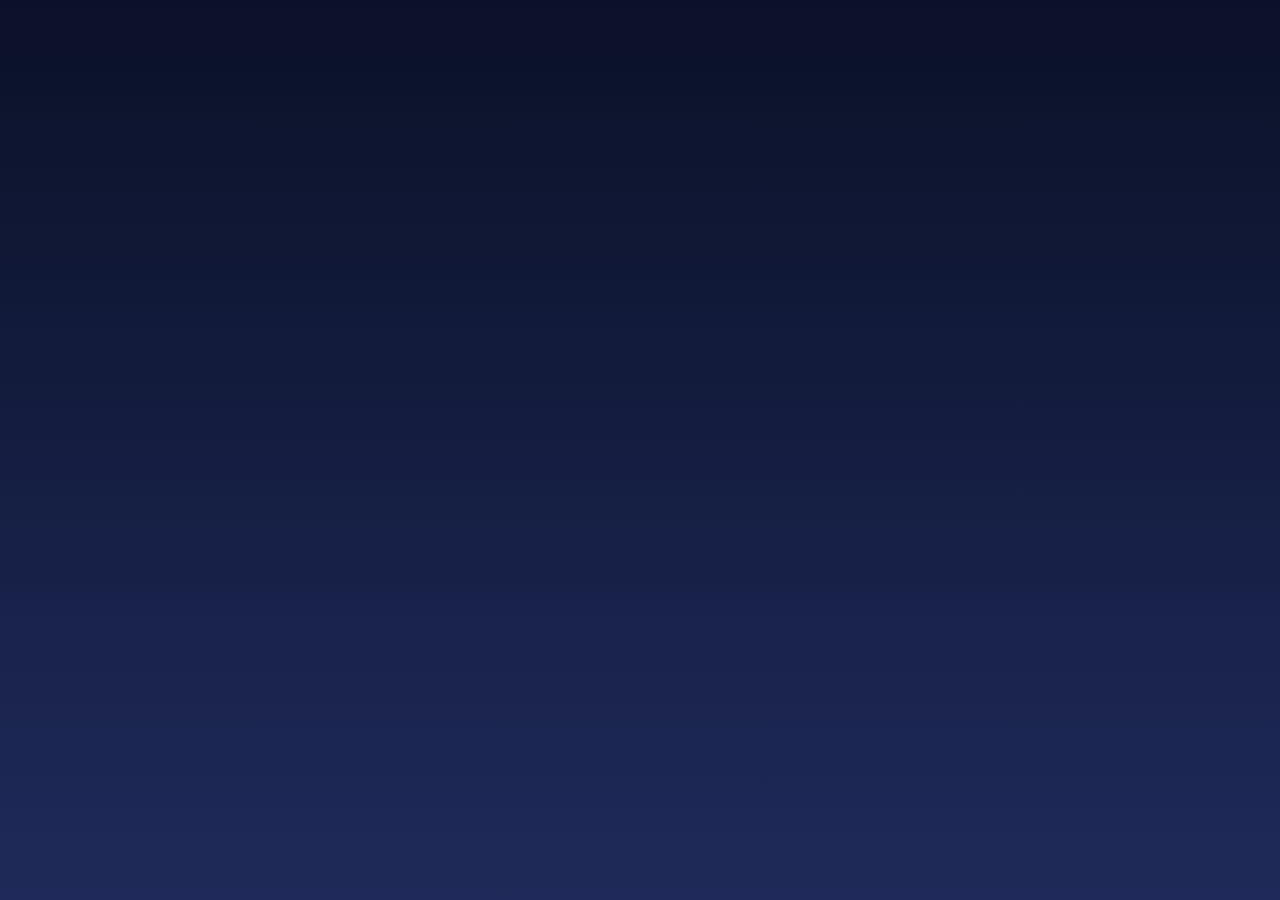
<file: index.html>
<!DOCTYPE html>
<html lang="ko">
<head>
    <meta charset="UTF-8">
    <meta name="viewport" content="width=device-width, initial-scale=1.0">
    <meta name="description" content="별과 땅의 이야기 - 천상열차분야지도와 한국의 전설을 연결하는 인터랙티브 체험">
    <title>별과 땅의 이야기 (Stories of Stars and the Land)</title>
    <link rel="stylesheet" href="styles.css">
    <link rel="stylesheet" href="styles_map.css">
</head>
<body>
    <!-- Entry Transition Overlay -->
    <div id="entry-transition" class="transition-overlay">
        <div class="transition-text">이제, 하늘의 이야기가 땅으로 내려옵니다.</div>
    </div>

    <!-- Main Container -->
    <main role="main" aria-label="별과 땅의 이야기 - 인터랙티브 지도">

        <!-- Title Section -->
        <header class="title-zone">
            <h1 class="main-title">별과 땅의 이야기</h1>
            <p class="subtitle">하늘의 별이 땅의 이야기로 이어진다</p>
        </header>

        <!-- Layout Container -->
        <div class="layout-container">
            <!-- Left: Map Section -->
            <section class="map-section" role="region" aria-label="한반도 지도">

            <!-- Background Stars -->
            <div class="background-stars" aria-hidden="true"></div>

            <!-- Korean Map Container (SVG will be loaded here) -->
            <div id="mapContainer" class="map-container korea-map-container" role="application" aria-label="대한민국 지역 지도">
                <div class="loading">지도를 불러오는 중...</div>
            </div>

            <!-- Constellation Overlay -->
            <svg class="constellation-overlay" viewBox="0 0 1000 1200" aria-hidden="true">
                <defs>
                    <!-- Star glow effect -->
                    <filter id="starGlow">
                        <feGaussianBlur stdDeviation="2" result="coloredBlur"/>
                        <feMerge>
                            <feMergeNode in="coloredBlur"/>
                            <feMergeNode in="SourceGraphic"/>
                        </feMerge>
                    </filter>

                    <!-- Animated star sparkle -->
                    <radialGradient id="starSparkle">
                        <stop offset="0%" style="stop-color:white;stop-opacity:1" />
                        <stop offset="100%" style="stop-color:white;stop-opacity:0" />
                    </radialGradient>
                </defs>
                <!-- Constellations will be dynamically drawn -->
            </svg>

            <!-- Light Beams Container -->
            <div class="light-beams-container" aria-hidden="true"></div>
            </section>

            <!-- Right: Story Panel -->
            <aside id="story-panel" class="story-panel" role="complementary" aria-labelledby="story-title" style="display: none;">
                <button class="panel-close" aria-label="이야기 닫기">✕</button>

                <div class="constellation-animation-container">
                    <!-- Constellation SVG in panel -->
                    <svg class="constellation-svg" viewBox="0 0 300 200" aria-hidden="true">
                        <defs>
                            <filter id="panelStarGlow">
                                <feGaussianBlur stdDeviation="3" result="coloredBlur"/>
                                <feMerge>
                                    <feMergeNode in="coloredBlur"/>
                                    <feMergeNode in="SourceGraphic"/>
                                </feMerge>
                            </filter>
                        </defs>
                        <!-- Constellation will be drawn here -->
                    </svg>
                </div>

                <div class="story-content">
                    <div class="region-symbol" aria-hidden="true"></div>
                    <h2 id="story-title" class="story-title"></h2>
                    <h3 class="story-subtitle"></h3>

                    <div class="story-text"></div>
                </div>

                <!-- Audio Controls (TTS) -->
                <div class="audio-player">
                    <button class="audio-control" aria-label="음성 해설 재생/일시정지" aria-pressed="false">
                        <span class="audio-icon">🔊</span>
                        <span class="audio-label">음성으로 듣기</span>
                    </button>
                    <div class="audio-progress">
                        <div class="audio-progress-bar"></div>
                    </div>
                </div>

                <button class="next-story-btn">다른 하늘 이야기 보기 ▶</button>
            </aside>
        </div>

        <!-- Progress Zone (Hidden) -->
        <aside class="progress-zone" role="status" aria-live="polite" style="display: none;">
            <div class="progress-orbs">
                <!-- Progress orbs will be dynamically generated -->
            </div>
            <p class="progress-text">지도에서 지역을 선택하세요</p>
        </aside>

        <!-- Story Modal (Deprecated - using side panel now) -->
        <div id="story-modal" class="story-modal" role="dialog" aria-modal="true" aria-labelledby="modal-story-title" style="display: none !important;">
            <div class="modal-overlay"></div>
            <div class="modal-content">
                <button class="modal-close" aria-label="이야기 닫기">✕</button>

                <div class="constellation-animation-container">
                    <!-- Constellation SVG in modal -->
                    <svg class="constellation-svg" viewBox="0 0 300 200" aria-hidden="true">
                        <defs>
                            <filter id="modalStarGlow">
                                <feGaussianBlur stdDeviation="3" result="coloredBlur"/>
                                <feMerge>
                                    <feMergeNode in="coloredBlur"/>
                                    <feMergeNode in="SourceGraphic"/>
                                </feMerge>
                            </filter>
                        </defs>
                        <!-- Constellation will be drawn here -->
                    </svg>
                </div>

                <div class="story-content">
                    <div class="region-symbol" aria-hidden="true"></div>
                    <h2 id="story-title" class="story-title"></h2>
                    <h3 class="story-subtitle"></h3>

                    <div class="story-text"></div>

                    <div class="audio-player">
                        <button class="audio-control" aria-label="음성 해설 재생/일시정지" aria-pressed="false">
                            <span class="audio-icon">🔊</span>
                            <span class="audio-label">음성 해설 듣기</span>
                        </button>
                        <div class="audio-progress">
                            <div class="audio-progress-bar"></div>
                        </div>
                        <div class="audio-time">0:00</div>
                    </div>

                    <button class="next-story-btn">다른 하늘 이야기 보기 ▶</button>
                </div>
            </div>
        </div>

        <!-- Completion Overlay -->
        <div id="completion-overlay" class="completion-overlay" style="display: none;">
            <div class="completion-sky" aria-hidden="true"></div>
            <div class="completion-content">
                <h2 class="completion-title">모든 별은, 우리 땅의 이야기였습니다.</h2>
                <p class="completion-subtitle">우리의 하늘과 땅, 그 별빛은 아직도 이어지고 있습니다.</p>
                <button class="return-btn">처음으로 돌아가기 ▶</button>
            </div>
        </div>

    </main>

    <!-- Tooltip -->
    <div id="tooltip" class="tooltip" role="tooltip" aria-hidden="true"></div>

    <!-- Audio Elements (hidden) -->
    <!--
    <audio id="ambient-wind" loop preload="auto">
        <source src="assets/audio/ambient/night_wind_loop.mp3" type="audio/mpeg">
    </audio>
    <audio id="hover-sound" preload="auto">
        <source src="assets/audio/interaction/hover_shimmer.mp3" type="audio/mpeg">
    </audio>
    <audio id="click-sound" preload="auto">
        <source src="assets/audio/interaction/click_ting.mp3" type="audio/mpeg">
    </audio>
    <audio id="narration-audio" preload="none">
        <source will be set dynamically>
    </audio>
    <audio id="completion-music" preload="auto">
        <source src="assets/audio/completion/orchestral_swell.mp3" type="audio/mpeg">
    </audio>
    -->

    <!-- Scripts -->
    <script src="script.js"></script>
</body>
</html>
</file>
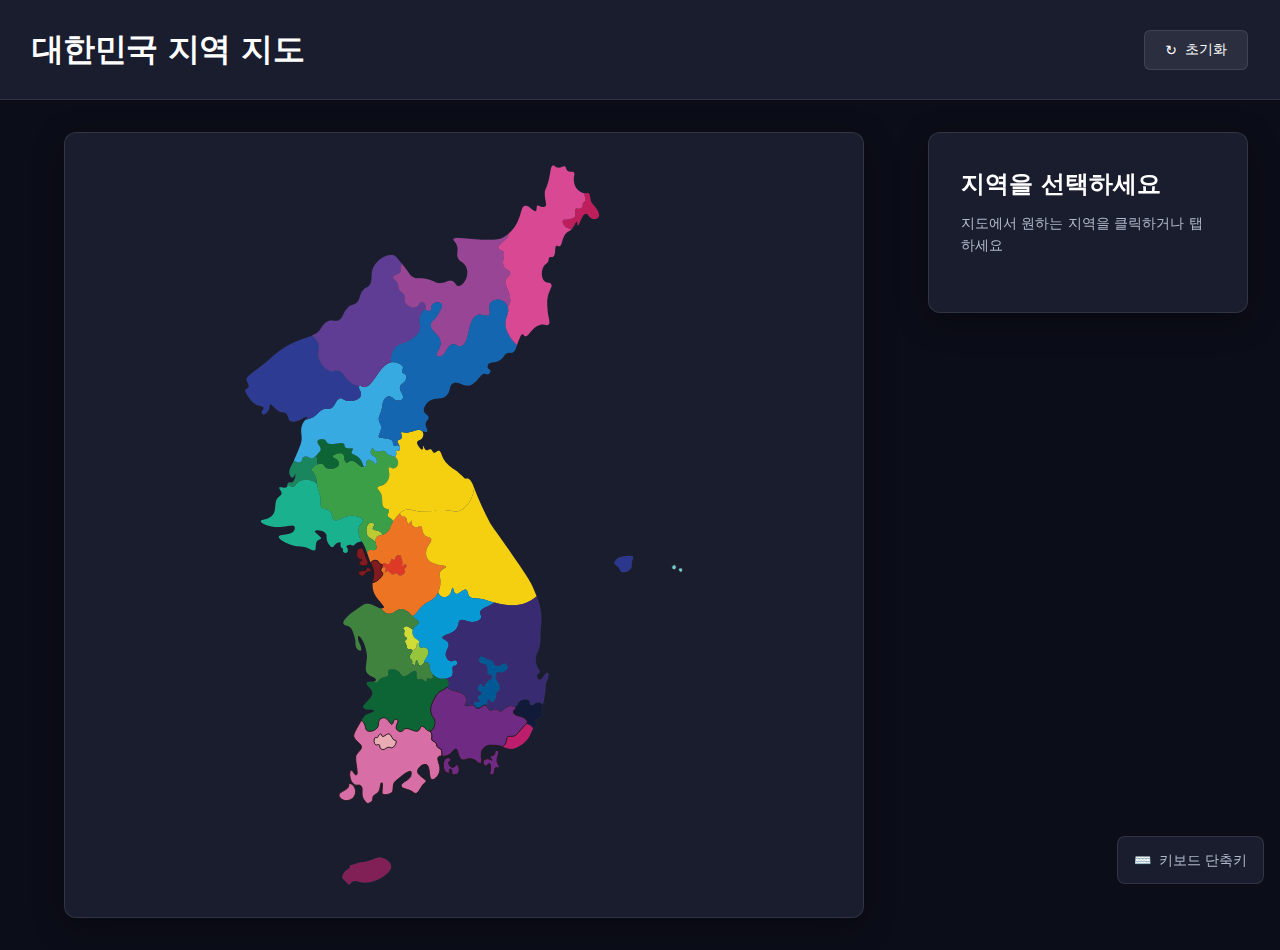
<file: index_map.html>
<!DOCTYPE html>
<html lang="ko">
<head>
    <meta charset="UTF-8">
    <meta name="viewport" content="width=device-width, initial-scale=1.0">
    <meta name="description" content="Interactive map of Korea with region selection">
    <title>Interactive Korea Map</title>
    <link rel="stylesheet" href="styles_map.css">
</head>
<body>
    <!-- Header -->
    <header class="header">
        <h1 class="title">대한민국 지역 지도</h1>
        <button id="resetBtn" class="reset-btn" aria-label="선택 초기화">
            <span aria-hidden="true">↻</span> 초기화
        </button>
    </header>

    <!-- Main Container -->
    <main class="main-container">
        <!-- SVG Map Container -->
        <div id="mapContainer" class="map-container" role="application" aria-label="대한민국 지역 지도">
            <div class="loading">지도를 불러오는 중...</div>
        </div>

        <!-- Info Panel -->
        <aside id="infoPanel" class="info-panel" role="region" aria-live="polite" aria-label="선택된 지역 정보">
            <div class="info-content">
                <h2 class="info-title">지역을 선택하세요</h2>
                <p class="info-description">지도에서 원하는 지역을 클릭하거나 탭하세요</p>
                <div class="info-details" style="display: none;">
                    <dl>
                        <dt>지역명:</dt>
                        <dd id="regionLabel">-</dd>
                        <dt>별자리:</dt>
                        <dd id="constellationLabel">-</dd>
                    </dl>
                </div>
            </div>
        </aside>
    </main>

    <!-- Tooltip -->
    <div id="tooltip" class="tooltip" role="tooltip" aria-hidden="true"></div>

    <!-- Keyboard Help (optional) -->
    <div class="keyboard-help" role="complementary">
        <details>
            <summary>키보드 단축키</summary>
            <ul>
                <li><kbd>Tab</kbd> - 지역 이동</li>
                <li><kbd>Enter</kbd> / <kbd>Space</kbd> - 지역 선택</li>
                <li><kbd>Esc</kbd> - 선택 해제</li>
            </ul>
        </details>
    </div>

    <script src="app_map.js"></script>
</body>
</html>
</file>
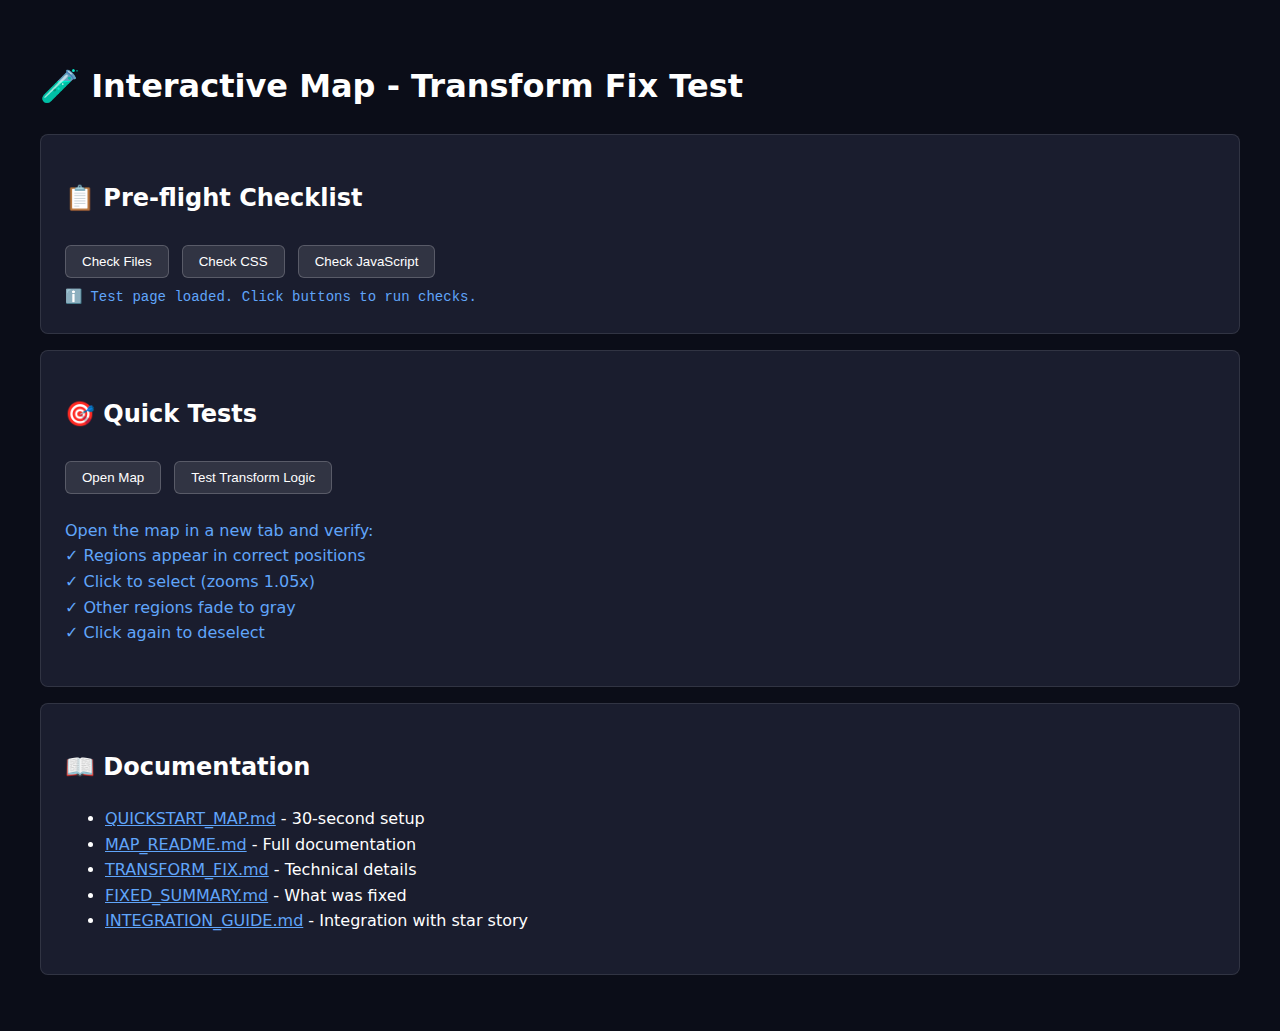
<file: test_map.html>
<!DOCTYPE html>
<html lang="ko">
<head>
    <meta charset="UTF-8">
    <meta name="viewport" content="width=device-width, initial-scale=1.0">
    <title>Map Test - Transform Fix Verification</title>
    <style>
        body {
            font-family: system-ui, -apple-system, sans-serif;
            padding: 2rem;
            background: #0b0d18;
            color: white;
            line-height: 1.6;
        }
        .test-section {
            background: #1a1d2e;
            padding: 1.5rem;
            margin: 1rem 0;
            border-radius: 8px;
            border: 1px solid rgba(255,255,255,0.1);
        }
        .pass { color: #4ade80; }
        .fail { color: #ef4444; }
        .info { color: #60a5fa; }
        button {
            padding: 0.5rem 1rem;
            background: rgba(255,255,255,0.1);
            border: 1px solid rgba(255,255,255,0.2);
            color: white;
            border-radius: 6px;
            cursor: pointer;
            margin: 0.5rem 0.5rem 0.5rem 0;
        }
        button:hover {
            background: rgba(255,255,255,0.15);
        }
        code {
            background: rgba(0,0,0,0.3);
            padding: 0.25rem 0.5rem;
            border-radius: 4px;
            font-family: 'Courier New', monospace;
        }
        #results {
            white-space: pre-wrap;
            font-family: monospace;
            font-size: 0.875rem;
        }
    </style>
</head>
<body>
    <h1>🧪 Interactive Map - Transform Fix Test</h1>

    <div class="test-section">
        <h2>📋 Pre-flight Checklist</h2>
        <button onclick="checkFiles()">Check Files</button>
        <button onclick="checkCSS()">Check CSS</button>
        <button onclick="checkJS()">Check JavaScript</button>
        <div id="results"></div>
    </div>

    <div class="test-section">
        <h2>🎯 Quick Tests</h2>
        <button onclick="window.open('index_map.html', '_blank')">Open Map</button>
        <button onclick="testTransform()">Test Transform Logic</button>
        <p class="info">
            Open the map in a new tab and verify:
            <br>✓ Regions appear in correct positions
            <br>✓ Click to select (zooms 1.05x)
            <br>✓ Other regions fade to gray
            <br>✓ Click again to deselect
        </p>
    </div>

    <div class="test-section">
        <h2>📖 Documentation</h2>
        <ul>
            <li><a href="QUICKSTART_MAP.md" style="color: #60a5fa">QUICKSTART_MAP.md</a> - 30-second setup</li>
            <li><a href="MAP_README.md" style="color: #60a5fa">MAP_README.md</a> - Full documentation</li>
            <li><a href="TRANSFORM_FIX.md" style="color: #60a5fa">TRANSFORM_FIX.md</a> - Technical details</li>
            <li><a href="FIXED_SUMMARY.md" style="color: #60a5fa">FIXED_SUMMARY.md</a> - What was fixed</li>
            <li><a href="INTEGRATION_GUIDE.md" style="color: #60a5fa">INTEGRATION_GUIDE.md</a> - Integration with star story</li>
        </ul>
    </div>

    <script>
        function log(message, type = 'info') {
            const results = document.getElementById('results');
            const icon = type === 'pass' ? '✅' : type === 'fail' ? '❌' : 'ℹ️';
            results.innerHTML += `<span class="${type}">${icon} ${message}</span>\n`;
        }

        function clearLog() {
            document.getElementById('results').innerHTML = '';
        }

        async function checkFiles() {
            clearLog();
            log('Checking files...', 'info');

            const files = [
                'index_map.html',
                'styles_map.css',
                'app_map.js',
                'assets/KoreaMap.svg'
            ];

            for (const file of files) {
                try {
                    const response = await fetch(file, { method: 'HEAD' });
                    if (response.ok) {
                        log(`${file} exists`, 'pass');
                    } else {
                        log(`${file} missing (${response.status})`, 'fail');
                    }
                } catch (error) {
                    log(`${file} error: ${error.message}`, 'fail');
                }
            }
        }

        async function checkCSS() {
            clearLog();
            log('Checking CSS...', 'info');

            try {
                const response = await fetch('styles_map.css');
                const css = await response.text();

                // Check for forbidden CSS transform
                if (css.includes('.region') && css.includes('transform:') &&
                    !css.includes('NO CSS transform') && !css.includes('NO transform')) {
                    log('WARNING: CSS transform found in .region', 'fail');
                    log('This will cause conflicts with SVG transform!', 'fail');
                } else {
                    log('CSS is clean (no transform conflicts)', 'pass');
                }

                // Check for transition
                if (css.includes('transition:') && css.includes('opacity')) {
                    log('Transitions configured correctly', 'pass');
                } else {
                    log('Transitions might be missing', 'info');
                }

                // Check for .active and .fade classes
                if (css.includes('.region.active')) {
                    log('.region.active class found', 'pass');
                } else {
                    log('.region.active class missing', 'fail');
                }

                if (css.includes('.region.fade')) {
                    log('.region.fade class found', 'pass');
                } else {
                    log('.region.fade class missing', 'fail');
                }

            } catch (error) {
                log(`Error reading CSS: ${error.message}`, 'fail');
            }
        }

        async function checkJS() {
            clearLog();
            log('Checking JavaScript...', 'info');

            try {
                const response = await fetch('app_map.js');
                const js = await response.text();

                // Check for originalTransforms
                if (js.includes('originalTransforms')) {
                    log('originalTransforms map found', 'pass');
                } else {
                    log('originalTransforms map missing', 'fail');
                }

                // Check for applyScaleTransform
                if (js.includes('applyScaleTransform')) {
                    log('applyScaleTransform function found', 'pass');
                } else {
                    log('applyScaleTransform function missing', 'fail');
                }

                // Check for restoreOriginalTransform
                if (js.includes('restoreOriginalTransform')) {
                    log('restoreOriginalTransform function found', 'pass');
                } else {
                    log('restoreOriginalTransform function missing', 'fail');
                }

                // Check for getBBox
                if (js.includes('getBBox')) {
                    log('getBBox() usage found (correct)', 'pass');
                } else {
                    log('getBBox() not found (might be issue)', 'info');
                }

                // Check for setAttribute('transform')
                if (js.includes("setAttribute('transform'")) {
                    log("setAttribute('transform') found (correct)", 'pass');
                } else {
                    log("setAttribute('transform') missing", 'fail');
                }

            } catch (error) {
                log(`Error reading JS: ${error.message}`, 'fail');
            }
        }

        function testTransform() {
            clearLog();
            log('Transform Logic Test', 'info');
            log('', 'info');

            // Simulate transform operations
            const originalTransform = 'translate(100,200) rotate(15)';
            const scale = 1.05;

            // Simulate bbox
            const bbox = { x: 100, y: 150, width: 200, height: 300 };
            const cx = bbox.x + bbox.width / 2;  // 200
            const cy = bbox.y + bbox.height / 2; // 300

            const scaleTransform = ` translate(${cx},${cy}) scale(${scale}) translate(${-cx},${-cy})`;
            const finalTransform = originalTransform + scaleTransform;

            log('Original transform:', 'info');
            log(`  ${originalTransform}`, 'info');
            log('', 'info');
            log('Calculated center:', 'info');
            log(`  cx: ${cx}, cy: ${cy}`, 'info');
            log('', 'info');
            log('Scale transform:', 'info');
            log(`  ${scaleTransform.trim()}`, 'info');
            log('', 'info');
            log('Final transform (active):', 'pass');
            log(`  ${finalTransform}`, 'pass');
            log('', 'info');
            log('On deselect, restore to:', 'pass');
            log(`  ${originalTransform}`, 'pass');
        }

        // Run initial checks
        window.addEventListener('DOMContentLoaded', () => {
            log('Test page loaded. Click buttons to run checks.', 'info');
        });
    </script>
</body>
</html>
</file>
<file: styles.css>
/* ===================================
   별과 땅의 이야기 - Enhanced Stylesheet
   이미지 에셋 지원 버전
   =================================== */

/* === CSS Variables === */
:root {
    /* Colors */
    --bg-top: #0A1128;
    --bg-bottom: #1F2A5A;
    --map-outline: #00D4FF;
    --hotspot-inactive: #FFE66D;
    --hotspot-active: #FFFFFF;
    --light-beam: #A0E7FF;
    --text-primary: #FFFFFF;
    --text-secondary: #B8C5D6;

    /* Timing */
    --transition-fast: 200ms;
    --transition-medium: 400ms;
    --transition-slow: 800ms;

    /* Spacing */
    --spacing-sm: 8px;
    --spacing-md: 16px;
    --spacing-lg: 32px;
    --spacing-xl: 48px;
}

/* === Reset & Base === */
* {
    margin: 0;
    padding: 0;
    box-sizing: border-box;
}

body {
    font-family: 'Noto Sans KR', 'Apple SD Gothic Neo', sans-serif;
    background: linear-gradient(180deg, var(--bg-top) 0%, var(--bg-bottom) 100%);
    color: var(--text-primary);
    overflow-x: hidden;
    min-height: 100vh;
    position: relative;
}

/* === Screen Reader Only === */
.sr-only {
    position: absolute;
    width: 1px;
    height: 1px;
    padding: 0;
    margin: -1px;
    overflow: hidden;
    clip: rect(0, 0, 0, 0);
    white-space: nowrap;
    border-width: 0;
}

/* === Entry Transition === */
.transition-overlay {
    position: fixed;
    top: 0;
    left: 0;
    width: 100%;
    height: 100%;
    background: linear-gradient(180deg, #0A1128 0%, #1F2A5A 100%);
    display: flex;
    align-items: center;
    justify-content: center;
    z-index: 9999;
    animation: fadeOutTransition 2.2s ease-in-out forwards;
    pointer-events: none;
}

.transition-text {
    font-size: 1.8rem;
    font-weight: 300;
    letter-spacing: 0.1em;
    opacity: 0;
    animation: textFadeInOut 2.2s ease-in-out;
}

@keyframes fadeOutTransition {
    0% { opacity: 1; }
    70% { opacity: 1; }
    100% { opacity: 0; visibility: hidden; }
}

@keyframes textFadeInOut {
    0% { opacity: 0; transform: translateY(20px); }
    20% { opacity: 1; transform: translateY(0); }
    80% { opacity: 1; transform: translateY(0); }
    100% { opacity: 0; transform: translateY(-20px); }
}

/* === Main Layout === */
main {
    position: relative;
    width: 100%;
    min-height: 100vh;
    display: flex;
    flex-direction: column;
}

/* === Title Zone === */
.title-zone {
    height: 10vh;
    min-height: 80px;
    display: flex;
    flex-direction: column;
    align-items: center;
    justify-content: center;
    padding: var(--spacing-md);
    opacity: 0;
    animation: slideDown 800ms ease-out 1.8s forwards;
}

.main-title {
    font-size: 2.5rem;
    font-weight: 700;
    letter-spacing: 0.05em;
    margin-bottom: var(--spacing-sm);
    text-shadow: 0 0 20px rgba(255, 255, 255, 0.3);
}

.subtitle {
    font-size: 1.1rem;
    font-weight: 300;
    letter-spacing: 0.08em;
    color: var(--text-secondary);
    opacity: 0.8;
}

@keyframes slideDown {
    from {
        opacity: 0;
        transform: translateY(-30px);
    }
    to {
        opacity: 1;
        transform: translateY(0);
    }
}

/* === Main Canvas === */
.main-canvas,
.map-section {
    position: relative;
    flex: 1;
    min-height: 75vh;
    display: flex;
    align-items: center;
    justify-content: center;
    overflow: hidden;
}

/* === Background Stars === */
.background-stars {
    position: absolute;
    top: 0;
    left: 0;
    width: 100%;
    height: 100%;
    pointer-events: none;
    z-index: 1;
}

.background-stars::before,
.background-stars::after {
    content: '';
    position: absolute;
    width: 2px;
    height: 2px;
    background: white;
    border-radius: 50%;
    box-shadow:
        100px 150px 0 0 rgba(255, 255, 255, 0.8),
        250px 280px 0 0 rgba(255, 255, 255, 0.6),
        400px 100px 0 0 rgba(255, 255, 255, 0.7),
        550px 320px 0 0 rgba(255, 255, 255, 0.5),
        150px 450px 0 0 rgba(255, 255, 255, 0.9),
        680px 220px 0 0 rgba(255, 255, 255, 0.6),
        300px 560px 0 0 rgba(255, 255, 255, 0.7),
        480px 380px 0 0 rgba(255, 255, 255, 0.5),
        620px 480px 0 0 rgba(255, 255, 255, 0.8),
        200px 620px 0 0 rgba(255, 255, 255, 0.6),
        750px 150px 0 0 rgba(255, 255, 255, 0.7),
        350px 240px 0 0 rgba(255, 255, 255, 0.5),
        520px 580px 0 0 rgba(255, 255, 255, 0.8),
        180px 340px 0 0 rgba(255, 255, 255, 0.6),
        720px 420px 0 0 rgba(255, 255, 255, 0.7);
    animation: twinkle 4s infinite;
}

.background-stars::after {
    animation-delay: 2s;
}

@keyframes twinkle {
    0%, 100% { opacity: 0.3; }
    50% { opacity: 1; }
}

/* === ENHANCED Korea Map === */
.korea-map-container,
.map-container {
    position: relative;
    width: 100%;
    max-width: 700px;
    height: auto;
    margin: 0 auto;
    z-index: 2;
    opacity: 0;
    animation: mapFadeIn 1s ease-out 0.8s forwards;
    display: flex;
    align-items: center;
    justify-content: center;
}

/* Image-based map */
.korea-map-image {
    width: 100%;
    height: 100%;
    object-fit: contain;
    filter: drop-shadow(0 0 20px rgba(0, 212, 255, 0.5))
            brightness(1.1)
            contrast(1.2);
    opacity: 0.8;
}

/* SVG-based map with enhanced effects */
.korea-map-svg {
    width: 100%;
    height: auto;
    max-height: 70vh;
    display: block;
}

.map-outline-detailed {
    animation: mapPulse 3s ease-in-out infinite;
}

@keyframes mapPulse {
    0%, 100% {
        opacity: 0.8;
        filter: drop-shadow(0 0 10px rgba(0, 212, 255, 0.4));
    }
    50% {
        opacity: 1;
        filter: drop-shadow(0 0 20px rgba(0, 212, 255, 0.6));
    }
}

.map-decoration-stars circle {
    animation: decorationTwinkle 3s infinite;
}

@keyframes decorationTwinkle {
    0%, 100% { opacity: 0.3; }
    50% { opacity: 1; }
}

@keyframes mapFadeIn {
    from {
        opacity: 0;
        transform: scale(0.95);
    }
    to {
        opacity: 1;
        transform: scale(1);
    }
}

/* === Hotspots - ENHANCED === */
.hotspots-container {
    position: absolute;
    left: 50%;
    top: 50%;
    transform: translate(-50%, -50%);
    width: 600px;
    height: 800px;
    z-index: 3;
}

.hotspot {
    position: absolute;
    width: 50px;
    height: 50px;
    transform: translate(-50%, -50%);
    cursor: pointer;
    transition: transform var(--transition-medium) ease-out;
    opacity: 0;
    animation: hotspotAppear 500ms ease-out forwards;
}

.hotspot:focus {
    outline: 3px solid var(--hotspot-active);
    outline-offset: 4px;
}

.hotspot-glow {
    width: 100%;
    height: 100%;
    border-radius: 50%;
    background: radial-gradient(circle, var(--hotspot-inactive) 0%, transparent 70%);
    animation: hotspotPulse 800ms ease-in-out infinite;
    /* Enhanced glow effect */
    filter: blur(10px);
}

.hotspot.visited .hotspot-glow {
    background: radial-gradient(circle, var(--hotspot-active) 0%, var(--hotspot-active) 20%, transparent 70%);
    animation: visitedGlow 2s ease-in-out infinite;
}

@keyframes visitedGlow {
    0%, 100% {
        filter: blur(8px);
        opacity: 0.8;
    }
    50% {
        filter: blur(12px);
        opacity: 1;
    }
}

.hotspot-star {
    position: absolute;
    top: 50%;
    left: 50%;
    transform: translate(-50%, -50%);
    font-size: 28px;
    filter: drop-shadow(0 0 8px rgba(255, 230, 109, 0.8));
    animation: starRotate 4s linear infinite;
}

@keyframes starRotate {
    from {
        transform: translate(-50%, -50%) rotate(0deg);
    }
    to {
        transform: translate(-50%, -50%) rotate(360deg);
    }
}

.hotspot-label {
    position: absolute;
    top: -35px;
    left: 50%;
    transform: translateX(-50%);
    white-space: nowrap;
    font-size: 0.95rem;
    font-weight: 600;
    background: linear-gradient(135deg, rgba(0, 0, 0, 0.8), rgba(31, 42, 90, 0.8));
    padding: 6px 14px;
    border-radius: 14px;
    border: 1px solid rgba(0, 212, 255, 0.3);
    opacity: 0;
    pointer-events: none;
    transition: opacity var(--transition-fast);
    box-shadow: 0 4px 12px rgba(0, 0, 0, 0.3);
}

.hotspot:hover {
    transform: translate(-50%, -50%) scale(1.4);
}

.hotspot:hover .hotspot-label {
    opacity: 1;
}

.hotspot:hover .hotspot-star {
    animation: starRotate 2s linear infinite, starBounce 0.6s ease-in-out;
}

@keyframes starBounce {
    0%, 100% { transform: translate(-50%, -50%) scale(1); }
    50% { transform: translate(-50%, -50%) scale(1.2); }
}

@keyframes hotspotPulse {
    0%, 100% {
        transform: scale(1);
        opacity: 0.6;
    }
    50% {
        transform: scale(1.2);
        opacity: 1;
    }
}

@keyframes hotspotAppear {
    from {
        opacity: 0;
        transform: translate(-50%, -50%) scale(0.5);
    }
    to {
        opacity: 1;
        transform: translate(-50%, -50%) scale(1);
    }
}

/* === Light Beams - ENHANCED === */
.light-beam {
    position: absolute;
    width: 4px;
    background: linear-gradient(to top,
        rgba(160, 231, 255, 0.8) 0%,
        rgba(160, 231, 255, 0.6) 30%,
        rgba(160, 231, 255, 0.3) 60%,
        transparent 100%);
    filter: blur(3px);
    box-shadow: 0 0 20px rgba(160, 231, 255, 0.6);
    animation: beamRise 1500ms cubic-bezier(0.25, 0.46, 0.45, 0.94) forwards;
    z-index: 4;
}

/* Add particle effects to beams */
.light-beam::before,
.light-beam::after {
    content: '';
    position: absolute;
    width: 3px;
    height: 3px;
    background: white;
    border-radius: 50%;
    animation: particleRise 1.5s ease-out forwards;
}

.light-beam::before {
    left: -5px;
    animation-delay: 0.2s;
}

.light-beam::after {
    right: -5px;
    animation-delay: 0.4s;
}

@keyframes beamRise {
    from {
        height: 0;
        opacity: 1;
    }
    to {
        height: 100vh;
        opacity: 0;
    }
}

@keyframes particleRise {
    from {
        bottom: 0;
        opacity: 1;
    }
    to {
        bottom: 100%;
        opacity: 0;
    }
}

/* === ENHANCED Constellation Overlay === */
.constellation-overlay {
    position: absolute;
    left: 50%;
    top: 50%;
    transform: translate(-50%, -50%);
    width: 100%;
    max-width: 700px;
    height: auto;
    aspect-ratio: 1000 / 1200;
    z-index: 5;
    pointer-events: none;
}

.constellation-star {
    fill: white;
    filter: url(#starGlow);
    animation: starAppear 300ms ease-out forwards, starTwinkle 3s ease-in-out infinite;
    opacity: 0;
}

.constellation-image {
    opacity: 0;
    transform-origin: center;
    transition: all 0.3s ease;
}

.constellation-image:hover {
    transform: scale(1.1);
}

.constellation-line {
    stroke-width: 2;
    fill: none;
    stroke-dasharray: 1000;
    stroke-dashoffset: 1000;
    animation: drawLine 600ms ease-out forwards;
    filter: drop-shadow(0 0 4px currentColor);
}

@keyframes starAppear {
    from {
        opacity: 0;
        transform: scale(0);
    }
    to {
        opacity: 1;
        transform: scale(1);
    }
}

@keyframes starTwinkle {
    0%, 100% { opacity: 0.8; }
    50% { opacity: 1; }
}

@keyframes drawLine {
    to {
        stroke-dashoffset: 0;
    }
}

/* === Progress Zone === */
.progress-zone {
    height: 10vh;
    min-height: 80px;
    display: flex;
    flex-direction: column;
    align-items: center;
    justify-content: center;
    gap: var(--spacing-md);
    padding: var(--spacing-md);
    z-index: 10;
}

.progress-orbs {
    display: flex;
    gap: 14px;
}

.progress-orb {
    width: 24px;
    height: 24px;
    border-radius: 50%;
    background: rgba(255, 255, 255, 0.15);
    border: 2px solid rgba(255, 255, 255, 0.3);
    transition: all var(--transition-medium);
    position: relative;
}

.progress-orb::before {
    content: '';
    position: absolute;
    top: 50%;
    left: 50%;
    transform: translate(-50%, -50%);
    width: 8px;
    height: 8px;
    border-radius: 50%;
    background: rgba(255, 255, 255, 0.3);
}

.progress-orb.discovered {
    background: radial-gradient(circle, var(--hotspot-active) 0%, var(--hotspot-inactive) 100%);
    border-color: var(--hotspot-active);
    box-shadow: 0 0 20px rgba(255, 255, 255, 0.9),
                inset 0 0 10px rgba(255, 255, 255, 0.5);
    animation: orbGlow 400ms ease-out;
}

.progress-orb.discovered::before {
    background: white;
    box-shadow: 0 0 8px white;
}

@keyframes orbGlow {
    0% {
        transform: scale(1);
    }
    50% {
        transform: scale(1.6);
        box-shadow: 0 0 30px rgba(255, 255, 255, 1);
    }
    100% {
        transform: scale(1);
    }
}

.progress-text {
    font-size: 0.95rem;
    color: var(--text-secondary);
    letter-spacing: 0.05em;
}

/* === Story Modal - ENHANCED === */
.story-modal {
    position: fixed;
    top: 0;
    left: 0;
    width: 100%;
    height: 100%;
    z-index: 1000;
    display: flex;
    align-items: center;
    justify-content: center;
}

.modal-overlay {
    position: absolute;
    top: 0;
    left: 0;
    width: 100%;
    height: 100%;
    background: rgba(0, 0, 0, 0.8);
    backdrop-filter: blur(15px);
    animation: fadeIn var(--transition-medium);
}

.modal-content {
    position: relative;
    width: 90%;
    max-width: 650px;
    max-height: 90vh;
    background: linear-gradient(135deg, rgba(31, 42, 90, 0.98), rgba(10, 17, 40, 0.98));
    border-radius: 28px;
    border: 2px solid rgba(0, 212, 255, 0.3);
    padding: var(--spacing-xl);
    overflow-y: auto;
    animation: modalSlideIn var(--transition-medium) ease-out;
    box-shadow: 0 25px 80px rgba(0, 0, 0, 0.6),
                inset 0 0 60px rgba(0, 212, 255, 0.1);
}

@keyframes fadeIn {
    from { opacity: 0; }
    to { opacity: 1; }
}

@keyframes modalSlideIn {
    from {
        opacity: 0;
        transform: scale(0.9) translateY(30px);
    }
    to {
        opacity: 1;
        transform: scale(1) translateY(0);
    }
}

@keyframes fadeInScale {
    from {
        opacity: 0;
        transform: scale(0.5);
    }
    to {
        opacity: 1;
        transform: scale(1);
    }
}

.modal-close {
    position: absolute;
    top: 20px;
    right: 20px;
    width: 44px;
    height: 44px;
    background: rgba(255, 255, 255, 0.1);
    border: 2px solid rgba(255, 255, 255, 0.2);
    border-radius: 50%;
    color: white;
    font-size: 1.5rem;
    cursor: pointer;
    display: flex;
    align-items: center;
    justify-content: center;
    transition: all var(--transition-fast);
    z-index: 10;
    box-shadow: 0 4px 12px rgba(0, 0, 0, 0.3);
}

.modal-close:hover {
    background: rgba(255, 100, 100, 0.3);
    border-color: rgba(255, 100, 100, 0.5);
    transform: rotate(90deg) scale(1.1);
}

.modal-close:focus {
    outline: 3px solid var(--hotspot-active);
    outline-offset: 2px;
}

/* === ENHANCED Constellation Animation === */
.constellation-animation-container {
    width: 100%;
    height: 220px;
    margin-bottom: var(--spacing-lg);
    display: flex;
    align-items: center;
    justify-content: center;
    background: radial-gradient(circle, rgba(0, 212, 255, 0.1) 0%, transparent 70%);
    border-radius: 16px;
}

.constellation-image {
    width: 100%;
    height: 100%;
    object-fit: contain;
    filter: drop-shadow(0 0 15px currentColor);
    animation: constellationFloat 4s ease-in-out infinite;
}

@keyframes constellationFloat {
    0%, 100% { transform: translateY(0) scale(1); }
    50% { transform: translateY(-10px) scale(1.05); }
}

.constellation-svg {
    width: 100%;
    height: 100%;
}

/* === Story Content - ENHANCED === */
.story-content {
    text-align: center;
}

.region-symbol {
    font-size: 3rem;
    margin-bottom: var(--spacing-md);
    animation: symbolFadeIn 500ms ease-out 300ms both;
    filter: drop-shadow(0 0 10px rgba(255, 255, 255, 0.5));
}

.story-title {
    font-size: 2rem;
    font-weight: 700;
    margin-bottom: var(--spacing-sm);
    animation: textSlideIn 500ms ease-out 400ms both;
    text-shadow: 0 0 20px rgba(255, 255, 255, 0.3);
}

.story-subtitle {
    font-size: 1.4rem;
    font-weight: 400;
    color: var(--text-secondary);
    margin-bottom: var(--spacing-lg);
    animation: textSlideIn 500ms ease-out 500ms both;
}

.story-text {
    font-size: 1.15rem;
    line-height: 2;
    color: var(--text-secondary);
    margin-bottom: var(--spacing-xl);
}

.story-text p {
    margin-bottom: var(--spacing-md);
    animation: textSlideIn 500ms ease-out both;
}

.story-text p:nth-child(1) { animation-delay: 600ms; }
.story-text p:nth-child(2) { animation-delay: 700ms; }
.story-text p:nth-child(3) { animation-delay: 800ms; }

@keyframes symbolFadeIn {
    from {
        opacity: 0;
        transform: scale(0.5) rotate(-30deg);
    }
    to {
        opacity: 1;
        transform: scale(1) rotate(0deg);
    }
}

@keyframes textSlideIn {
    from {
        opacity: 0;
        transform: translateY(15px);
    }
    to {
        opacity: 1;
        transform: translateY(0);
    }
}

/* === Audio Player - ENHANCED === */
.audio-player {
    background: linear-gradient(135deg, rgba(255, 255, 255, 0.05), rgba(255, 255, 255, 0.02));
    border-radius: 18px;
    border: 1px solid rgba(255, 255, 255, 0.1);
    padding: var(--spacing-md);
    margin-bottom: var(--spacing-lg);
    box-shadow: inset 0 2px 8px rgba(0, 0, 0, 0.2);
}

.audio-control {
    display: flex;
    align-items: center;
    justify-content: center;
    gap: var(--spacing-sm);
    width: 100%;
    padding: var(--spacing-md);
    background: linear-gradient(135deg, rgba(0, 212, 255, 0.2), rgba(0, 150, 255, 0.1));
    border: 2px solid rgba(0, 212, 255, 0.3);
    border-radius: 14px;
    color: white;
    font-size: 1.05rem;
    font-weight: 600;
    cursor: pointer;
    transition: all var(--transition-fast);
    margin-bottom: var(--spacing-md);
    box-shadow: 0 4px 12px rgba(0, 212, 255, 0.2);
}

.audio-control:hover {
    background: linear-gradient(135deg, rgba(0, 212, 255, 0.3), rgba(0, 150, 255, 0.2));
    border-color: rgba(0, 212, 255, 0.5);
    transform: translateY(-2px);
    box-shadow: 0 6px 16px rgba(0, 212, 255, 0.3);
}

.audio-control:focus {
    outline: 3px solid var(--hotspot-active);
    outline-offset: 2px;
}

.audio-control.playing {
    background: linear-gradient(135deg, rgba(255, 215, 0, 0.3), rgba(255, 140, 0, 0.2));
    border-color: rgba(255, 215, 0, 0.5);
}

.audio-control.playing .audio-icon {
    animation: pulse 1.2s ease-in-out infinite;
}

@keyframes pulse {
    0%, 100% { transform: scale(1); }
    50% { transform: scale(1.3); }
}

.audio-progress {
    width: 100%;
    height: 8px;
    background: rgba(255, 255, 255, 0.15);
    border-radius: 4px;
    overflow: hidden;
    margin-bottom: var(--spacing-sm);
    box-shadow: inset 0 2px 4px rgba(0, 0, 0, 0.2);
}

.audio-progress-bar {
    height: 100%;
    background: linear-gradient(90deg, #FFD93D, #FFA500, #FF6B9D);
    width: 0;
    transition: width 100ms linear;
    box-shadow: 0 0 10px rgba(255, 215, 0, 0.6);
}

.audio-time {
    font-size: 0.9rem;
    color: var(--text-secondary);
    text-align: center;
    font-weight: 500;
}

/* === Next Story Button - ENHANCED === */
.next-story-btn {
    width: 100%;
    padding: var(--spacing-md) var(--spacing-lg);
    background: linear-gradient(135deg, #4A5FD9, #6B7FE8);
    border: 2px solid rgba(107, 127, 232, 0.5);
    border-radius: 14px;
    color: white;
    font-size: 1.15rem;
    font-weight: 700;
    cursor: pointer;
    transition: all var(--transition-fast);
    box-shadow: 0 6px 20px rgba(74, 95, 217, 0.4);
    position: relative;
    overflow: hidden;
}

.next-story-btn::before {
    content: '';
    position: absolute;
    top: 50%;
    left: 50%;
    width: 0;
    height: 0;
    background: rgba(255, 255, 255, 0.2);
    border-radius: 50%;
    transform: translate(-50%, -50%);
    transition: width 0.6s, height 0.6s;
}

.next-story-btn:hover::before {
    width: 300px;
    height: 300px;
}

.next-story-btn:hover {
    background: linear-gradient(135deg, #5A6FE9, #7B8FF8);
    transform: translateY(-3px);
    box-shadow: 0 8px 24px rgba(74, 95, 217, 0.5);
    border-color: rgba(123, 143, 248, 0.7);
}

.next-story-btn:focus {
    outline: 3px solid var(--hotspot-active);
    outline-offset: 3px;
}

/* === ENHANCED Completion Overlay === */
.completion-overlay {
    position: fixed;
    top: 0;
    left: 0;
    width: 100%;
    height: 100%;
    background: linear-gradient(180deg, #0A1128 0%, #1F2A5A 100%);
    z-index: 2000;
    display: flex;
    align-items: center;
    justify-content: center;
    animation: completionFadeIn 1s ease-out;
}

.completion-sky {
    position: absolute;
    top: 0;
    left: 0;
    width: 100%;
    height: 100%;
}

/* Option 1: Use actual Cheonsang Yeolcha image */
.cheonsang-image {
    width: 100%;
    height: 100%;
    object-fit: cover;
    opacity: 0;
    animation: cheonsangAppear 3s ease-out 1s forwards;
    filter: brightness(1.3) contrast(1.1);
}

@keyframes cheonsangAppear {
    from {
        opacity: 0;
        transform: scale(0.9);
    }
    to {
        opacity: 0.7;
        transform: scale(1);
    }
}

/* Option 2: CSS-based star field */
.completion-sky::before {
    content: '';
    position: absolute;
    top: 0;
    left: 0;
    width: 100%;
    height: 100%;
    background:
        radial-gradient(2px 2px at 20% 30%, white, transparent),
        radial-gradient(2px 2px at 60% 70%, white, transparent),
        radial-gradient(1px 1px at 50% 50%, white, transparent),
        radial-gradient(1px 1px at 80% 10%, white, transparent),
        radial-gradient(2px 2px at 90% 60%, white, transparent),
        radial-gradient(1px 1px at 33% 80%, white, transparent),
        radial-gradient(2px 2px at 15% 55%, white, transparent);
    background-size: 200% 200%;
    background-position: 0% 0%;
    animation: skyBrighten 3s ease-out, starMove 20s linear infinite;
}

@keyframes completionFadeIn {
    from { opacity: 0; }
    to { opacity: 1; }
}

@keyframes skyBrighten {
    from {
        opacity: 0;
        filter: brightness(0.5);
    }
    to {
        opacity: 1;
        filter: brightness(1.8);
    }
}

@keyframes starMove {
    from {
        background-position: 0% 0%;
    }
    to {
        background-position: 100% 100%;
    }
}

.completion-content {
    position: relative;
    text-align: center;
    padding: var(--spacing-xl);
    opacity: 0;
    animation: completionTextAppear 1s ease-out 2.5s forwards;
    z-index: 1;
}

.completion-title {
    font-size: 2.8rem;
    font-weight: 700;
    margin-bottom: var(--spacing-lg);
    text-shadow: 0 0 40px rgba(255, 255, 255, 0.8),
                 0 0 20px rgba(0, 212, 255, 0.5);
    letter-spacing: 0.05em;
    animation: titleGlow 2s ease-in-out infinite;
}

@keyframes titleGlow {
    0%, 100% {
        text-shadow: 0 0 30px rgba(255, 255, 255, 0.6),
                     0 0 15px rgba(0, 212, 255, 0.4);
    }
    50% {
        text-shadow: 0 0 50px rgba(255, 255, 255, 1),
                     0 0 25px rgba(0, 212, 255, 0.7);
    }
}

.completion-subtitle {
    font-size: 1.4rem;
    font-weight: 300;
    color: var(--text-secondary);
    margin-bottom: var(--spacing-xl);
    letter-spacing: 0.08em;
}

@keyframes completionTextAppear {
    from {
        opacity: 0;
        transform: translateY(40px);
    }
    to {
        opacity: 1;
        transform: translateY(0);
    }
}

.return-btn {
    padding: var(--spacing-md) var(--spacing-xl);
    background: linear-gradient(135deg, #4A5FD9, #6B7FE8);
    border: 3px solid rgba(255, 255, 255, 0.4);
    border-radius: 14px;
    color: white;
    font-size: 1.3rem;
    font-weight: 700;
    cursor: pointer;
    transition: all var(--transition-fast);
    box-shadow: 0 6px 24px rgba(74, 95, 217, 0.5);
    opacity: 0;
    animation: buttonAppear 500ms ease-out 3.5s forwards;
}

.return-btn:hover {
    background: linear-gradient(135deg, #5A6FE9, #7B8FF8);
    transform: translateY(-4px) scale(1.05);
    box-shadow: 0 10px 35px rgba(74, 95, 217, 0.7);
    border-color: rgba(255, 255, 255, 0.6);
}

.return-btn:focus {
    outline: 3px solid var(--hotspot-active);
    outline-offset: 4px;
}

@keyframes buttonAppear {
    from {
        opacity: 0;
        transform: scale(0.8);
    }
    to {
        opacity: 1;
        transform: scale(1);
    }
}

/* === Responsive Design === */

/* Tablet Landscape */
@media (max-width: 1279px) {
    .main-title { font-size: 2rem; }
    .subtitle { font-size: 1rem; }
    .korea-map-container { width: 500px; height: 700px; }
    .hotspots-container { width: 500px; height: 700px; }
    .constellation-overlay { width: 500px; height: 700px; }
}

/* Tablet Portrait */
@media (max-width: 1023px) {
    .main-title { font-size: 1.8rem; }
    .korea-map-container { width: 400px; height: 600px; }
    .hotspots-container { width: 400px; height: 600px; }
    .constellation-overlay { width: 400px; height: 600px; }
    .modal-content { max-width: 550px; }
}

/* Mobile Large */
@media (max-width: 767px) {
    .title-zone { min-height: 60px; }
    .main-title { font-size: 1.5rem; }
    .subtitle { font-size: 0.9rem; }

    .korea-map-container { width: 300px; height: 450px; }
    .hotspots-container { width: 300px; height: 450px; }
    .constellation-overlay { width: 300px; height: 450px; }

    .hotspot { width: 50px; height: 50px; }
    .hotspot-star { font-size: 24px; }

    .modal-content {
        width: 95%;
        padding: var(--spacing-lg);
    }

    .story-title { font-size: 1.6rem; }
    .story-subtitle { font-size: 1.2rem; }
    .story-text { font-size: 1.05rem; }

    .completion-title { font-size: 2rem; }
    .completion-subtitle { font-size: 1.2rem; }
}

/* Mobile Small */
@media (max-width: 413px) {
    .main-title { font-size: 1.3rem; }
    .korea-map-container { width: 250px; height: 400px; }
    .hotspots-container { width: 250px; height: 400px; }
    .constellation-overlay { width: 250px; height: 400px; }

    .story-title { font-size: 1.4rem; }
    .completion-title { font-size: 1.7rem; }
}

/* === New Layout: Map Left, Panel Right === */
.layout-container {
    display: flex;
    width: 100%;
    height: calc(100vh - 120px);
    gap: 0;
    position: relative;
}

.map-section {
    flex: 0 0 60%;
    position: relative;
    display: flex;
    align-items: center;
    justify-content: center;
    transition: flex var(--transition-medium);
}

.map-section.panel-open {
    flex: 0 0 50%;
}

/* Story Panel (Right Side) */
.story-panel {
    position: fixed;
    right: 0;
    top: 0;
    width: 45%;
    height: 100vh;
    background: linear-gradient(135deg, rgba(31, 42, 90, 0.98), rgba(10, 17, 40, 0.98));
    border-left: 2px solid rgba(0, 212, 255, 0.3);
    padding: var(--spacing-xl);
    overflow-y: auto;
    z-index: 900;
    transform: translateX(100%);
    transition: transform var(--transition-medium) ease-out;
    box-shadow: -10px 0 40px rgba(0, 0, 0, 0.5),
                inset 0 0 60px rgba(0, 212, 255, 0.1);
}

.story-panel.open {
    transform: translateX(0);
}

.panel-close {
    position: absolute;
    top: var(--spacing-lg);
    right: var(--spacing-lg);
    background: rgba(255, 255, 255, 0.1);
    border: 2px solid rgba(255, 255, 255, 0.3);
    border-radius: 50%;
    width: 48px;
    height: 48px;
    display: flex;
    align-items: center;
    justify-content: center;
    font-size: 1.8rem;
    color: white;
    cursor: pointer;
    transition: all var(--transition-fast);
    z-index: 10;
}

.panel-close:hover {
    background: rgba(255, 100, 100, 0.3);
    border-color: rgba(255, 100, 100, 0.6);
    transform: rotate(90deg) scale(1.1);
}

.panel-close:focus {
    outline: 3px solid var(--hotspot-active);
    outline-offset: 2px;
}

/* Reduced Motion */
@media (prefers-reduced-motion: reduce) {
    *,
    *::before,
    *::after {
        animation-duration: 0.01ms !important;
        animation-iteration-count: 1 !important;
        transition-duration: 0.01ms !important;
    }
}
</file>
<file: styles_map.css>
/**
 * Interactive Korea Map Styles
 * Production-ready, accessible, responsive
 */

/* ============================================================================
   CSS Reset & Base
   ============================================================================ */
*, *::before, *::after {
    box-sizing: border-box;
    margin: 0;
    padding: 0;
}

:root {
    /* Color tokens */
    --bg-primary: #0b0d18;
    --bg-secondary: #1a1d2e;
    --text-primary: #ffffff;
    --text-secondary: #b0b8c9;
    --gray-fade: #bfbfbf;
    --accent-glow: rgba(255, 255, 255, 0.6);
    --border-color: rgba(255, 255, 255, 0.1);

    /* Interaction tokens */
    --transition-duration: 0.35s;
    --fade-opacity: 0.5;
    --active-scale: 1.05;
    --active-glow: drop-shadow(0 0 6px rgba(255, 255, 255, 0.6));

    /* Typography */
    --font-family: system-ui, -apple-system, 'Pretendard', 'Segoe UI', sans-serif;
    --font-size-base: 16px;
    --font-size-large: 18px;
    --font-size-small: 14px;
    --font-size-title: clamp(24px, 4vw, 32px);
}

html {
    font-size: var(--font-size-base);
    -webkit-font-smoothing: antialiased;
    -moz-osx-font-smoothing: grayscale;
}

body {
    font-family: var(--font-family);
    font-size: var(--font-size-large);
    color: var(--text-primary);
    background-color: var(--bg-primary);
    line-height: 1.6;
    min-height: 100vh;
    display: flex;
    flex-direction: column;
    overflow-x: hidden;
}

/* ============================================================================
   Header
   ============================================================================ */
.header {
    display: flex;
    justify-content: space-between;
    align-items: center;
    padding: 1.5rem 2rem;
    background: var(--bg-secondary);
    border-bottom: 1px solid var(--border-color);
    position: sticky;
    top: 0;
    z-index: 100;
    backdrop-filter: blur(10px);
}

.title {
    font-size: var(--font-size-title);
    font-weight: 600;
    letter-spacing: -0.02em;
}

.reset-btn {
    padding: 0.625rem 1.25rem;
    font-size: var(--font-size-small);
    font-family: inherit;
    font-weight: 500;
    color: var(--text-primary);
    background: rgba(255, 255, 255, 0.08);
    border: 1px solid var(--border-color);
    border-radius: 6px;
    cursor: pointer;
    transition: all 0.2s ease;
    display: flex;
    align-items: center;
    gap: 0.5rem;
}

.reset-btn:hover {
    background: rgba(255, 255, 255, 0.12);
    transform: translateY(-1px);
}

.reset-btn:active {
    transform: translateY(0);
}

.reset-btn:focus-visible {
    outline: 2px solid var(--accent-glow);
    outline-offset: 2px;
}

/* ============================================================================
   Main Layout
   ============================================================================ */
.main-container {
    display: grid;
    grid-template-columns: 1fr 320px;
    gap: 2rem;
    padding: 2rem;
    flex: 1;
    align-items: start;
}

@media (max-width: 1024px) {
    .main-container {
        grid-template-columns: 1fr;
        gap: 1.5rem;
    }
}

/* ============================================================================
   Map Container
   ============================================================================ */
.map-container {
    position: relative;
    width: 100%;
    max-width: 800px;
    margin: 0 auto;
    background: var(--bg-secondary);
    border-radius: 12px;
    padding: 2rem;
    border: 1px solid var(--border-color);
    box-shadow: 0 8px 32px rgba(0, 0, 0, 0.3);
}

.loading {
    text-align: center;
    padding: 4rem 2rem;
    color: var(--text-secondary);
    font-size: var(--font-size-small);
    animation: pulse 1.5s ease-in-out infinite;
}

@keyframes pulse {
    0%, 100% { opacity: 0.5; }
    50% { opacity: 1; }
}

/* SVG Container */
.map-container svg {
    width: 100%;
    height: auto;
    display: block;
    max-height: 80vh;
}

/* ============================================================================
   Region Styles (SVG Elements)
   ============================================================================ */
.region {
    cursor: pointer;
    /* CRITICAL: NO CSS transform - use SVG transform attribute only! */
    transition:
        opacity var(--transition-duration) ease,
        fill var(--transition-duration) ease,
        filter var(--transition-duration) ease;
    outline: none;
    stroke: rgba(255, 255, 255, 0.2);
    stroke-width: 1;
}

/* Hover state */
.region:hover {
    opacity: 0.9;
    filter: brightness(1.1);
}

/* Focus state (keyboard navigation) */
.region:focus-visible {
    outline: 3px solid rgba(255, 255, 255, 0.8);
    outline-offset: 2px;
}

/* Faded state (non-selected regions) */
.region.fade {
    fill: var(--gray-fade) !important;
    opacity: var(--fade-opacity);
    /* NO transform - handled by JS via SVG transform attribute */
    filter: none;
}

/* Active state (selected region) */
.region.active {
    /* NO transform - scale is applied via JS using SVG transform attribute */
    opacity: 1;
    filter: var(--active-glow);
    stroke: rgba(255, 255, 255, 0.6);
    stroke-width: 2;
    /* z-index doesn't work on SVG elements - use pointer-events instead */
}

/* Ensure faded regions are still clickable */
.region.fade {
    pointer-events: auto;
}

/* ============================================================================
   Info Panel
   ============================================================================ */
.info-panel {
    position: sticky;
    top: 120px;
    background: var(--bg-secondary);
    border: 1px solid var(--border-color);
    border-radius: 12px;
    padding: 2rem;
    box-shadow: 0 8px 32px rgba(0, 0, 0, 0.3);
    transition: all 0.3s ease;
}

@media (max-width: 1024px) {
    .info-panel {
        position: relative;
        top: 0;
    }
}

.info-content {
    animation: fadeIn 0.3s ease;
}

@keyframes fadeIn {
    from { opacity: 0; transform: translateY(10px); }
    to { opacity: 1; transform: translateY(0); }
}

.info-title {
    font-size: 1.5rem;
    font-weight: 600;
    margin-bottom: 0.5rem;
    color: var(--text-primary);
}

.info-description {
    font-size: var(--font-size-small);
    color: var(--text-secondary);
    margin-bottom: 1.5rem;
}

.info-details {
    margin-top: 1.5rem;
    padding-top: 1.5rem;
    border-top: 1px solid var(--border-color);
}

.info-details dl {
    display: grid;
    grid-template-columns: auto 1fr;
    gap: 0.75rem 1rem;
    font-size: var(--font-size-base);
}

.info-details dt {
    font-weight: 600;
    color: var(--text-secondary);
}

.info-details dd {
    color: var(--text-primary);
    font-weight: 500;
}

/* ============================================================================
   Tooltip
   ============================================================================ */
.tooltip {
    position: fixed;
    background: rgba(0, 0, 0, 0.9);
    color: white;
    padding: 0.5rem 0.875rem;
    border-radius: 6px;
    font-size: var(--font-size-small);
    pointer-events: none;
    z-index: 1000;
    opacity: 0;
    transition: opacity 0.2s ease;
    white-space: nowrap;
    backdrop-filter: blur(8px);
    border: 1px solid rgba(255, 255, 255, 0.1);
}

.tooltip.visible {
    opacity: 1;
}

/* ============================================================================
   Keyboard Help
   ============================================================================ */
.keyboard-help {
    position: fixed;
    bottom: 1rem;
    right: 1rem;
    z-index: 50;
}

.keyboard-help details {
    background: var(--bg-secondary);
    border: 1px solid var(--border-color);
    border-radius: 8px;
    padding: 0.75rem 1rem;
    cursor: pointer;
}

.keyboard-help summary {
    font-size: var(--font-size-small);
    font-weight: 500;
    color: var(--text-secondary);
    list-style: none;
    display: flex;
    align-items: center;
    gap: 0.5rem;
}

.keyboard-help summary::-webkit-details-marker {
    display: none;
}

.keyboard-help summary::before {
    content: '⌨️';
}

.keyboard-help ul {
    list-style: none;
    margin-top: 0.75rem;
    padding-top: 0.75rem;
    border-top: 1px solid var(--border-color);
}

.keyboard-help li {
    font-size: var(--font-size-small);
    color: var(--text-secondary);
    padding: 0.25rem 0;
    display: flex;
    align-items: center;
    gap: 0.5rem;
}

.keyboard-help kbd {
    background: rgba(255, 255, 255, 0.1);
    border: 1px solid var(--border-color);
    border-radius: 4px;
    padding: 0.125rem 0.375rem;
    font-family: monospace;
    font-size: 0.875rem;
    color: var(--text-primary);
}

/* ============================================================================
   Responsive Adjustments
   ============================================================================ */
@media (max-width: 768px) {
    .header {
        flex-direction: column;
        gap: 1rem;
        align-items: stretch;
    }

    .reset-btn {
        width: 100%;
        justify-content: center;
    }

    .main-container {
        padding: 1rem;
    }

    .map-container {
        padding: 1rem;
    }

    .keyboard-help {
        display: none;
    }
}

/* ============================================================================
   Accessibility Enhancements
   ============================================================================ */
@media (prefers-reduced-motion: reduce) {
    *,
    *::before,
    *::after {
        animation-duration: 0.01ms !important;
        animation-iteration-count: 1 !important;
        transition-duration: 0.01ms !important;
    }
}

/* High contrast mode support */
@media (prefers-contrast: high) {
    .region {
        stroke-width: 2;
    }

    .region.active {
        stroke-width: 3;
    }
}

/* Focus visible for all interactive elements */
button:focus-visible,
details:focus-visible {
    outline: 2px solid var(--accent-glow);
    outline-offset: 2px;
}

/* Print styles */
@media print {
    .reset-btn,
    .keyboard-help,
    .tooltip {
        display: none;
    }

    body {
        background: white;
        color: black;
    }
}
</file>
